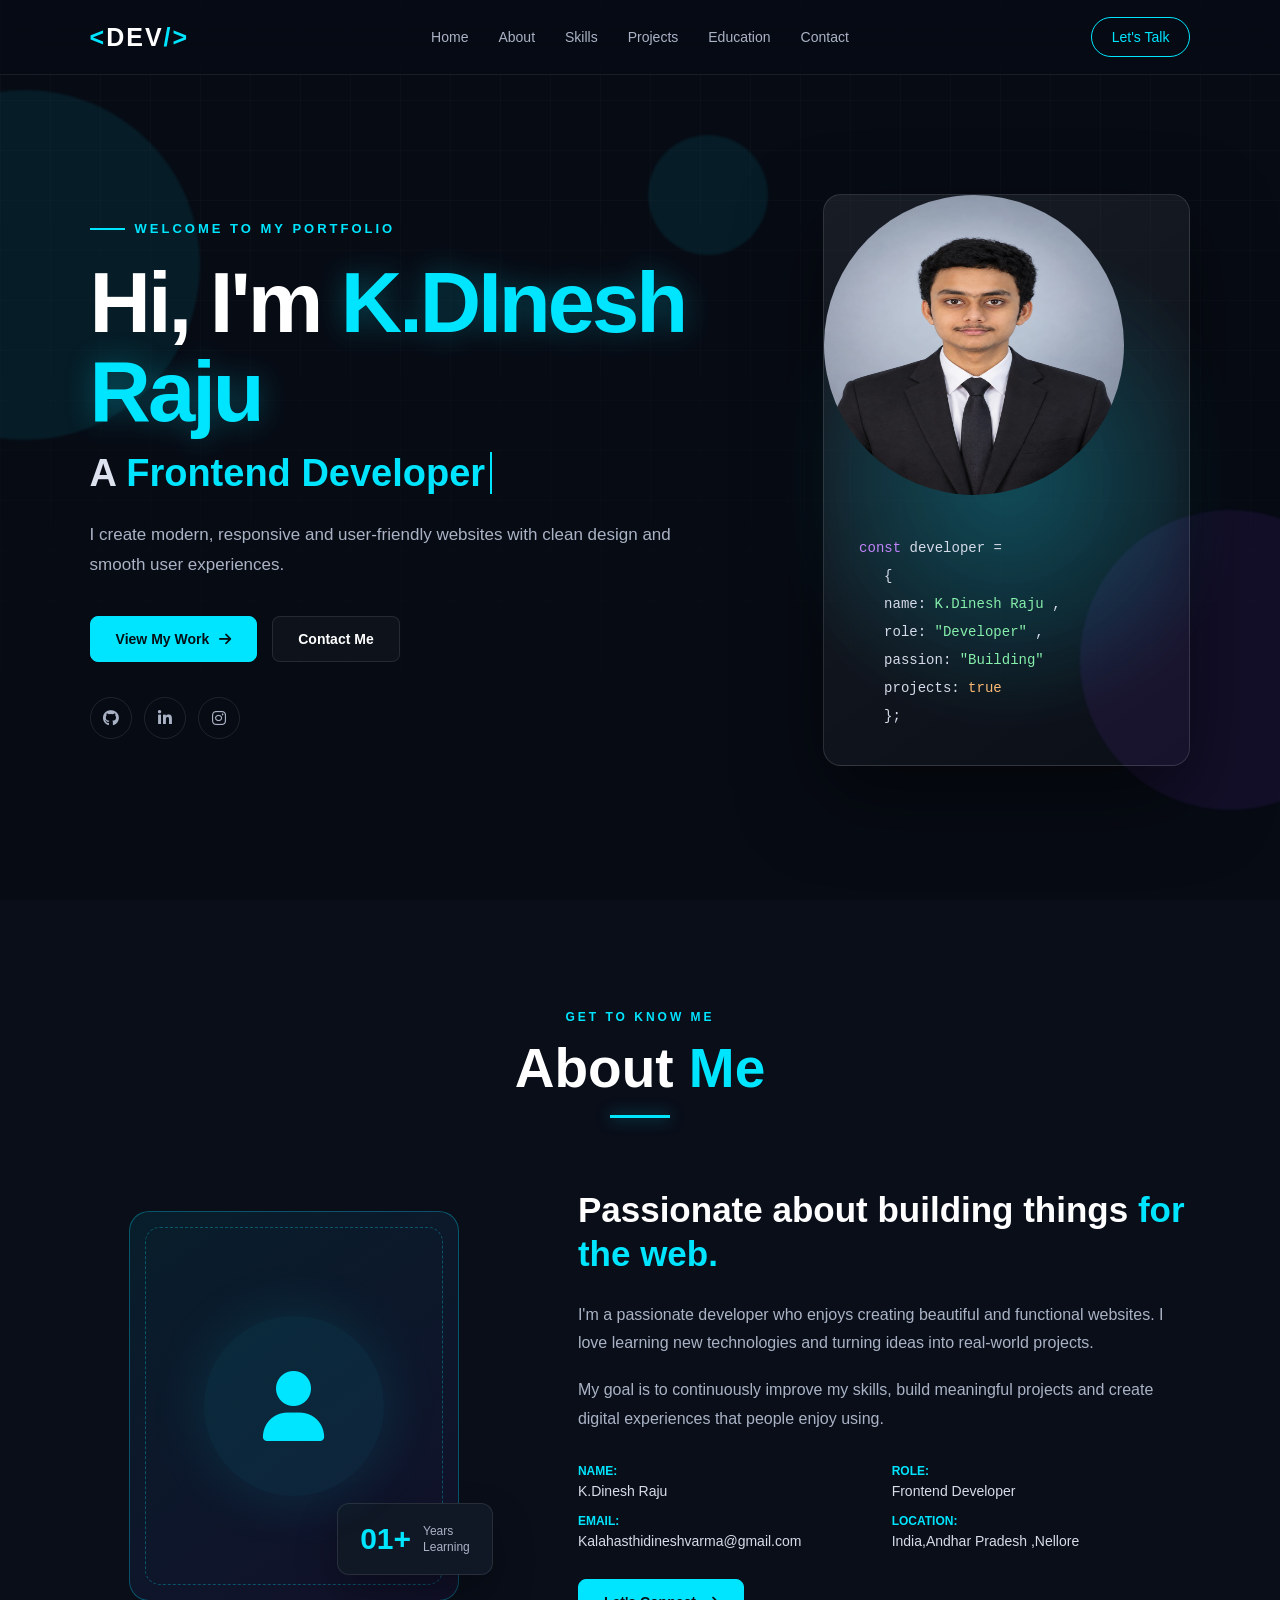
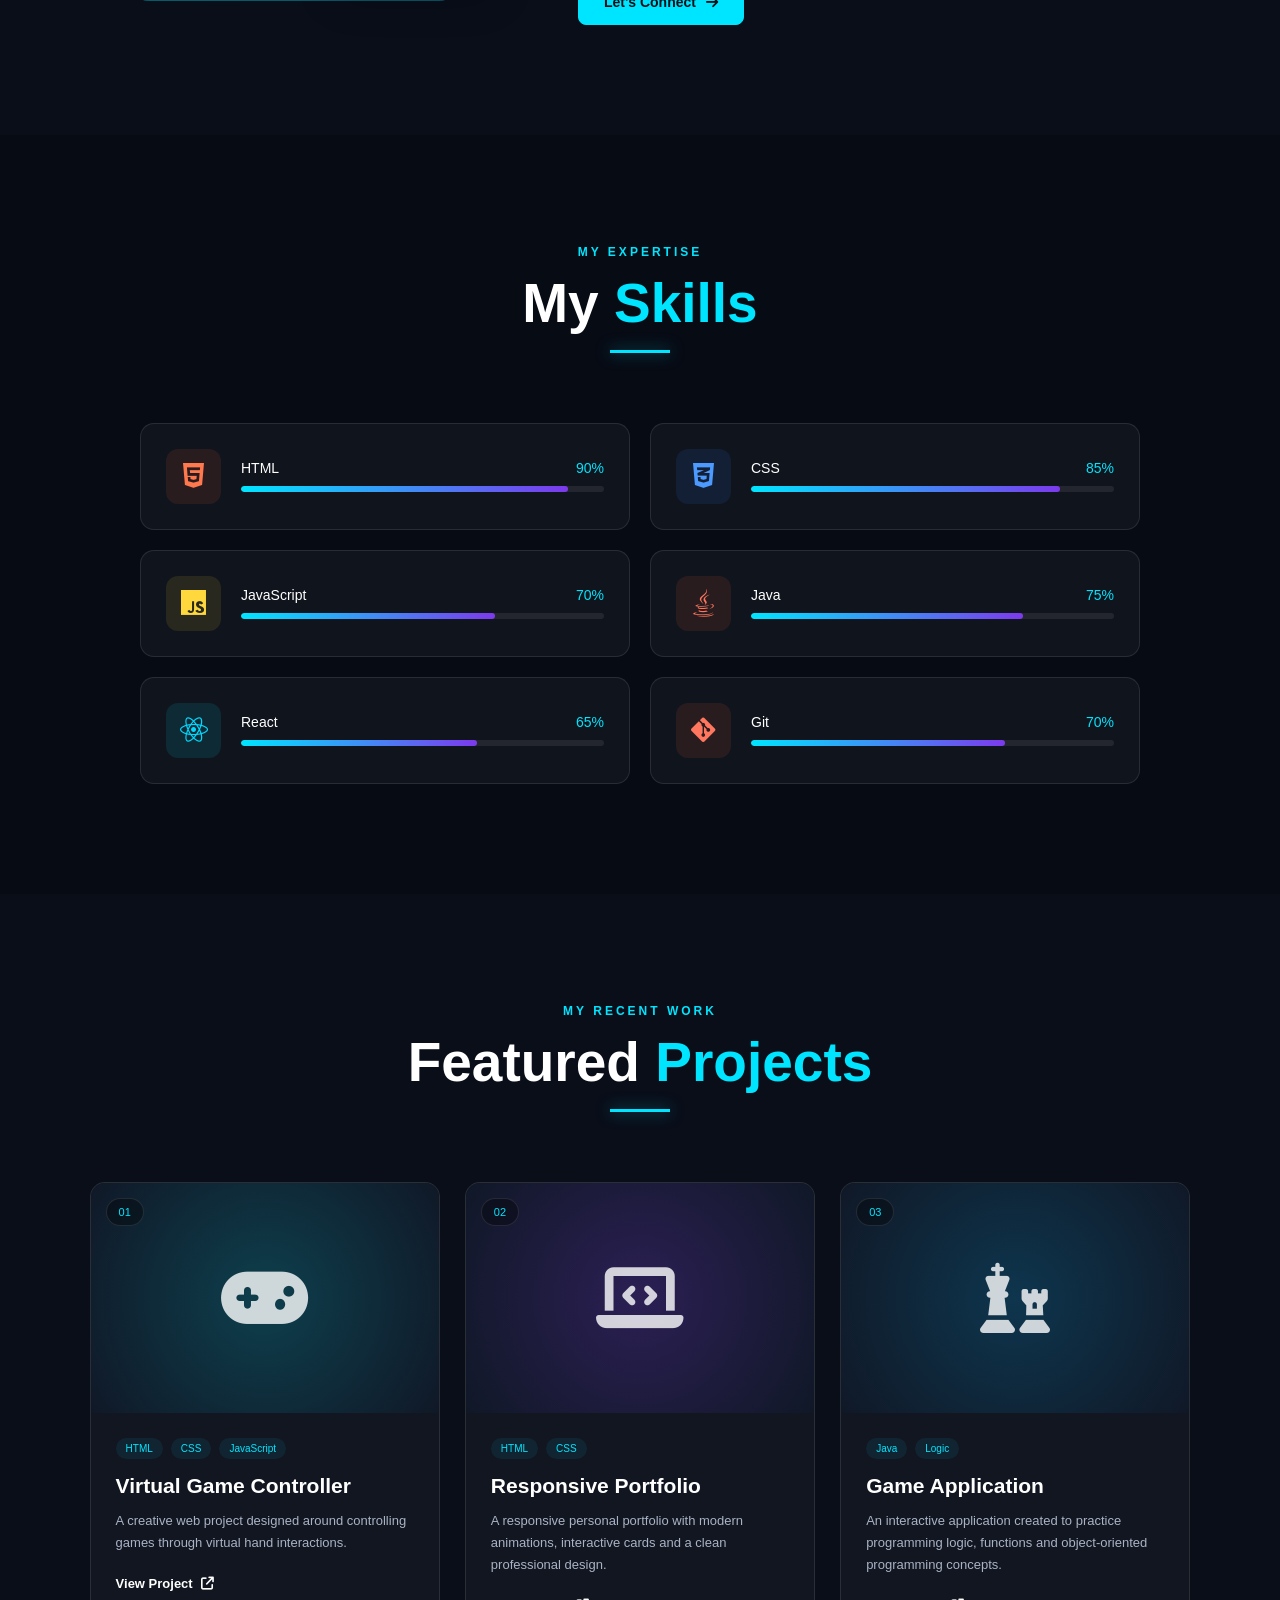
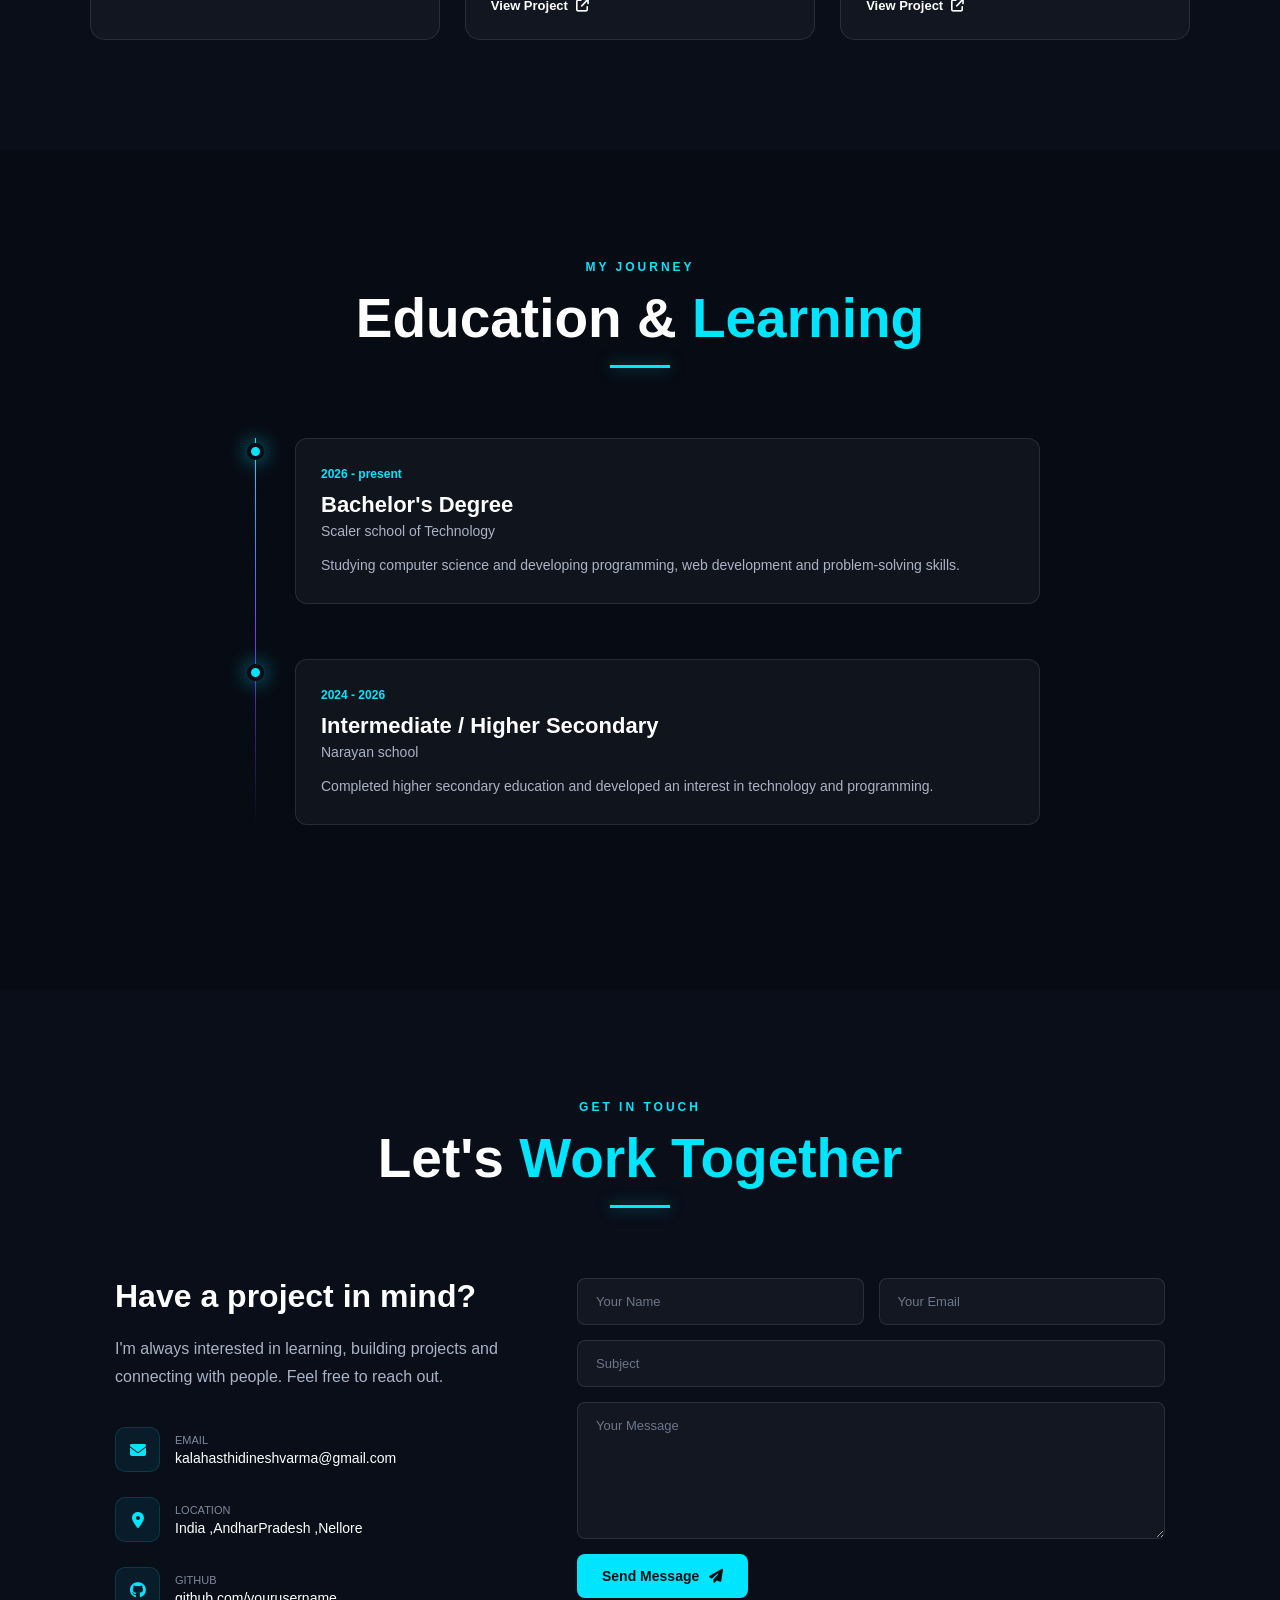
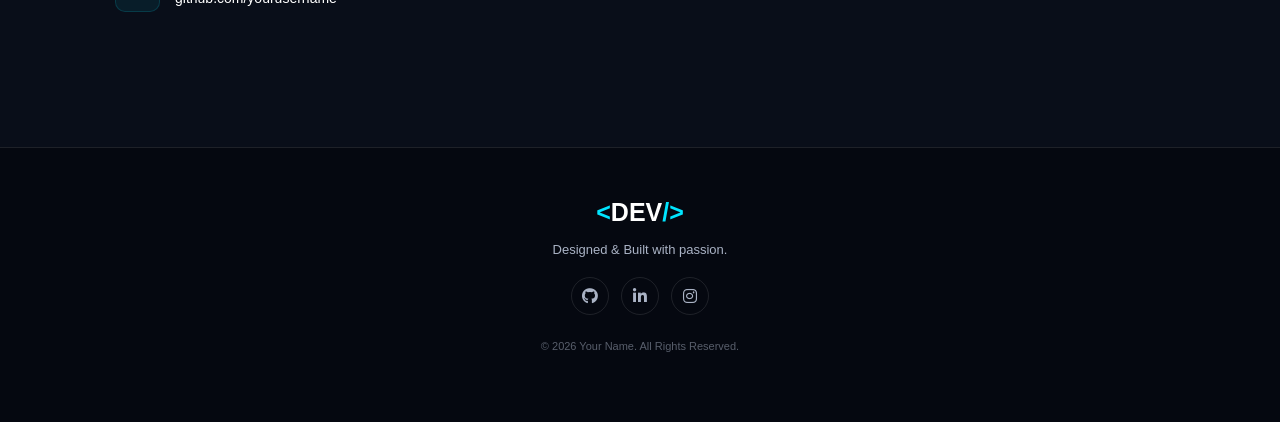
<file: index.html>
<!DOCTYPE html>
<html lang="en">
<head>
    <meta charset="UTF-8">

    <meta name="viewport" content="width=device-width, initial-scale=1.0">

    <meta name="description"
          content="Professional portfolio website">

    <title>My Portfolio | Developer</title>

    <link rel="stylesheet" href="style1.css">

    <!-- Icons -->
    <link rel="stylesheet"
    href="https://cdnjs.cloudflare.com/ajax/libs/font-awesome/6.5.2/css/all.min.css">
        
</head>

<body>

    <!-- ================= NAVBAR ================= -->

    <header class="header">

        <a href="#home" class="logo">
            <span>&lt;</span>DEV<span>/&gt;</span>
        </a>

        <nav class="navbar">
            <a href="#home">Home</a>
            <a href="#about">About</a>
            <a href="#skills">Skills</a>
            <a href="#projects">Projects</a>
            <a href="#education">Education</a>
            <a href="#contact">Contact</a>
        </nav>

        <a href="#contact" class="nav-button">
            Let's Talk
        </a>

    </header>


    <!-- ================= HERO ================= -->

    <section class="hero" id="home">

        <!-- Background circles -->
        <div class="circle circle-one"></div>
        <div class="circle circle-two"></div>
        <div class="circle circle-three"></div>

        <div class="hero-content">

            <p class="small-title">
                <span></span> WELCOME TO MY PORTFOLIO
            </p>

            <h1>
                Hi, I'm <span>K.DInesh Raju</span>
            </h1>

            <h2>
                A <span class="typing">Frontend Developer</span>
            </h2>

            <p class="hero-description">
                I create modern, responsive and user-friendly websites
                with clean design and smooth user experiences.
            </p>

            <div class="hero-buttons">

                <a href="#projects" class="primary-btn">
                    View My Work
                    <i class="fa-solid fa-arrow-right"></i>
                </a>

                <a href="#contact" class="secondary-btn">
                    Contact Me
                </a>

            </div>

            <div class="social-icons">

                <a href="#">
                    <i class="fa-brands fa-github"></i>
                </a>

                <a href="#">
                    <i class="fa-brands fa-linkedin-in"></i>
                </a>

                <a href="#">
                    <i class="fa-brands fa-instagram"></i>
                </a>

            </div>

        </div>


        <!-- Developer Card -->

        <div class="hero-card">

            <div class="profile-glow"></div>

            <div class="profile-card">

                <div class="Dinesh.jpg">
                    <img class ="dinesh"src="dinesh.jpg" alt="dinesh">
                    <span></span>
                    <span></span>
                    <span></span>
                </div>

                <div class="code-area">

                    <p>
                        <span class="code-purple">const</span>
                        developer
                        =
                    </p>

                    <p class="code-indent">
                        {
                    </p>

                    <p class="code-indent">
                        name:
                        <span class="code-green">
                            K.Dinesh Raju
                        </span>,
                    </p>

                    <p class="code-indent">
                        role:
                        <span class="code-green">
                            "Developer"
                        </span>,
                    </p>

                    <p class="code-indent">
                        passion:
                        <span class="code-green">
                            "Building"
                        </span>
                    </p>

                    <p class="code-indent">
                        projects:
                        <span class="code-orange">
                            true
                        </span>
                    </p>

                    <p class="code-indent">
                        };
                    </p>

                </div>

            </div>

        </div>

    </section>


    <!-- ================= ABOUT ================= -->

    <section class="section about" id="about">

        <div class="section-heading">

            <p>GET TO KNOW ME</p>

            <h2>
                About <span>Me</span>
            </h2>

            <div class="heading-line"></div>

        </div>


        <div class="about-container">

            <div class="about-image">

                <div class="image-box">
                    

                    <div class="image-placeholder">
                        <i class="fa-solid fa-user"></i>
                    </div>

                    <div class="experience-box">
                        <strong>01+</strong>
                        <span>Years<br>Learning</span>
                    </div>

                </div>

            </div>


            <div class="about-content">

                <h3>
                    Passionate about building things
                    <span>for the web.</span>
                </h3>

                <p>
                    I'm a passionate developer who enjoys creating
                    beautiful and functional websites. I love learning
                    new technologies and turning ideas into real-world
                    projects.
                </p>

                <p>
                    My goal is to continuously improve my skills,
                    build meaningful projects and create digital
                    experiences that people enjoy using.
                </p>


                <div class="about-info">

                    <div>
                        <strong>Name:</strong>
                        <span>K.Dinesh Raju</span>
                    </div>

                    <div>
                        <strong>Role:</strong>
                        <span>Frontend Developer</span>
                    </div>

                    <div>
                        <strong>Email:</strong>
                        <span>Kalahasthidineshvarma@gmail.com</span>
                    </div>

                    <div>
                        <strong>Location:</strong>
                        <span>India,Andhar Pradesh ,Nellore</span>
                    </div>

                </div>

                <a href="#contact" class="primary-btn">
                    Let's Connect
                    <i class="fa-solid fa-arrow-right"></i>
                </a>

            </div>

        </div>

    </section>


    <!-- ================= SKILLS ================= -->

    <section class="section skills-section" id="skills">

        <div class="section-heading">

            <p>MY EXPERTISE</p>

            <h2>
                My <span>Skills</span>
            </h2>

            <div class="heading-line"></div>

        </div>


        <div class="skills-container">


            <!-- HTML -->

            <div class="skill-card">

                <div class="skill-icon html">
                    <i class="fa-brands fa-html5"></i>
                </div>

                <div class="skill-info">

                    <div class="skill-title">
                        <span>HTML</span>
                        <span>90%</span>
                    </div>

                    <div class="progress">
                        <div class="progress-bar html-bar"></div>
                    </div>

                </div>

            </div>


            <!-- CSS -->

            <div class="skill-card">

                <div class="skill-icon css">
                    <i class="fa-brands fa-css3-alt"></i>
                </div>

                <div class="skill-info">

                    <div class="skill-title">
                        <span>CSS</span>
                        <span>85%</span>
                    </div>

                    <div class="progress">
                        <div class="progress-bar css-bar"></div>
                    </div>

                </div>

            </div>


            <!-- JavaScript -->

            <div class="skill-card">

                <div class="skill-icon js">
                    <i class="fa-brands fa-js"></i>
                </div>

                <div class="skill-info">

                    <div class="skill-title">
                        <span>JavaScript</span>
                        <span>70%</span>
                    </div>

                    <div class="progress">
                        <div class="progress-bar js-bar"></div>
                    </div>

                </div>

            </div>


            <!-- Java -->

            <div class="skill-card">

                <div class="skill-icon java">
                    <i class="fa-brands fa-java"></i>
                </div>

                <div class="skill-info">

                    <div class="skill-title">
                        <span>Java</span>
                        <span>75%</span>
                    </div>

                    <div class="progress">
                        <div class="progress-bar java-bar"></div>
                    </div>

                </div>

            </div>


            <!-- React -->

            <div class="skill-card">

                <div class="skill-icon react">
                    <i class="fa-brands fa-react"></i>
                </div>

                <div class="skill-info">

                    <div class="skill-title">
                        <span>React</span>
                        <span>65%</span>
                    </div>

                    <div class="progress">
                        <div class="progress-bar react-bar"></div>
                    </div>

                </div>

            </div>


            <!-- Git -->

            <div class="skill-card">

                <div class="skill-icon git">
                    <i class="fa-brands fa-git-alt"></i>
                </div>

                <div class="skill-info">

                    <div class="skill-title">
                        <span>Git</span>
                        <span>70%</span>
                    </div>

                    <div class="progress">
                        <div class="progress-bar git-bar"></div>
                    </div>

                </div>

            </div>

        </div>

    </section>


    <!-- ================= PROJECTS ================= -->

    <section class="section projects-section" id="projects">

        <div class="section-heading">

            <p>MY RECENT WORK</p>

            <h2>
                Featured <span>Projects</span>
            </h2>

            <div class="heading-line"></div>

        </div>


        <div class="projects-container">


            <!-- Project 1 -->

            <article class="project-card">

                <div class="project-image project-one">

                    <div class="project-number">
                        01
                    </div>

                    <i class="fa-solid fa-gamepad project-big-icon"></i>

                </div>

                <div class="project-content">

                    <div class="project-tags">
                        <span>HTML</span>
                        <span>CSS</span>
                        <span>JavaScript</span>
                    </div>

                    <h3>
                        Virtual Game Controller
                    </h3>

                    <p>
                        A creative web project designed around
                        controlling games through virtual hand
                        interactions.
                    </p>

                    <a href="#" class="project-link">
                        View Project
                        <i class="fa-solid fa-arrow-up-right-from-square"></i>
                    </a>

                </div>

            </article>


            <!-- Project 2 -->

            <article class="project-card">

                <div class="project-image project-two">

                    <div class="project-number">
                        02
                    </div>

                    <i class="fa-solid fa-laptop-code project-big-icon"></i>

                </div>

                <div class="project-content">

                    <div class="project-tags">
                        <span>HTML</span>
                        <span>CSS</span>
                    </div>

                    <h3>
                        Responsive Portfolio
                    </h3>

                    <p>
                        A responsive personal portfolio with modern
                        animations, interactive cards and a clean
                        professional design.
                    </p>

                    <a href="#" class="project-link">
                        View Project
                        <i class="fa-solid fa-arrow-up-right-from-square"></i>
                    </a>

                </div>

            </article>


            <!-- Project 3 -->

            <article class="project-card">

                <div class="project-image project-three">

                    <div class="project-number">
                        03
                    </div>

                    <i class="fa-solid fa-chess project-big-icon"></i>

                </div>

                <div class="project-content">

                    <div class="project-tags">
                        <span>Java</span>
                        <span>Logic</span>
                    </div>

                    <h3>
                        Game Application
                    </h3>

                    <p>
                        An interactive application created to practice
                        programming logic, functions and object-oriented
                        programming concepts.
                    </p>

                    <a href="#" class="project-link">
                        View Project
                        <i class="fa-solid fa-arrow-up-right-from-square"></i>
                    </a>

                </div>

            </article>

        </div>

    </section>


    <!-- ================= EDUCATION ================= -->

    <section class="section education-section" id="education">

        <div class="section-heading">

            <p>MY JOURNEY</p>

            <h2>
                Education & <span>Learning</span>
            </h2>

            <div class="heading-line"></div>

        </div>


        <div class="timeline">

            <div class="timeline-item">

                <div class="timeline-dot"></div>

                <div class="timeline-content">

                    <span class="timeline-date">
                        2026 - present
                    </span>

                    <h3>
                        Bachelor's Degree
                    </h3>

                    <h4>
                        Scaler school of Technology
                    </h4>

                    <p>
                        Studying computer science and developing
                        programming, web development and problem-solving
                        skills.
                    </p>

                </div>

            </div>


            <div class="timeline-item">

                <div class="timeline-dot"></div>

                <div class="timeline-content">

                    <span class="timeline-date">
                        2024 - 2026
                    </span>

                    <h3>
                        Intermediate / Higher Secondary
                    </h3>

                    <h4>
                        Narayan school 
                    </h4>

                    <p>
                        Completed higher secondary education and
                        developed an interest in technology and
                        programming.
                    </p>

                </div>

            </div>

        </div>

    </section>


    <!-- ================= CONTACT ================= -->

    <section class="section contact-section" id="contact">

        <div class="section-heading">

            <p>GET IN TOUCH</p>

            <h2>
                Let's <span>Work Together</span>
            </h2>

            <div class="heading-line"></div>

        </div>


        <div class="contact-container">


            <div class="contact-info">

                <h3>
                    Have a project in mind?
                </h3>

                <p>
                    I'm always interested in learning, building
                    projects and connecting with people. Feel free
                    to reach out.
                </p>


                <div class="contact-item">

                    <div class="contact-icon">
                        <i class="fa-solid fa-envelope"></i>
                    </div>

                    <div>
                        <span>Email</span>
                        <strong>kalahasthidineshvarma@gmail.com</strong>
                    </div>

                </div>


                <div class="contact-item">

                    <div class="contact-icon">
                        <i class="fa-solid fa-location-dot"></i>
                    </div>

                    <div>
                        <span>Location</span>
                        <strong>India ,AndharPradesh ,Nellore</strong>
                    </div>

                </div>


                <div class="contact-item">

                    <div class="contact-icon">
                        <i class="fa-brands fa-github"></i>
                    </div>

                    <div>
                        <span>GitHub</span>
                        <strong>github.com/yourusername</strong>
                    </div>

                </div>

            </div>


            <!-- Contact Form -->

            <form class="contact-form">

                <div class="input-row">

                    <input
                        type="text"
                        placeholder="Your Name"
                        required
                    >

                    <input
                        type="email"
                        placeholder="Your Email"
                        required
                    >

                </div>

                <input
                    type="text"
                    placeholder="Subject"
                    required
                >

                <textarea
                    placeholder="Your Message"
                    rows="7"
                    required
                ></textarea>

                <button type="submit" class="primary-btn">
                    Send Message
                    <i class="fa-solid fa-paper-plane"></i>
                </button>

            </form>

        </div>

    </section>


    <!-- ================= FOOTER ================= -->

    <footer class="footer">

        <div class="footer-logo">
            <span>&lt;</span>DEV<span>/&gt;</span>
        </div>

        <p>
            Designed & Built with passion.
        </p>

        <div class="footer-social">

            <a href="#">
                <i class="fa-brands fa-github"></i>
            </a>

            <a href="#">
                <i class="fa-brands fa-linkedin-in"></i>
            </a>

            <a href="#">
                <i class="fa-brands fa-instagram"></i>
            </a>

        </div>

        <p class="copyright">
            © 2026 Your Name. All Rights Reserved.
        </p>

    </footer>


</body>
</html>
</file>
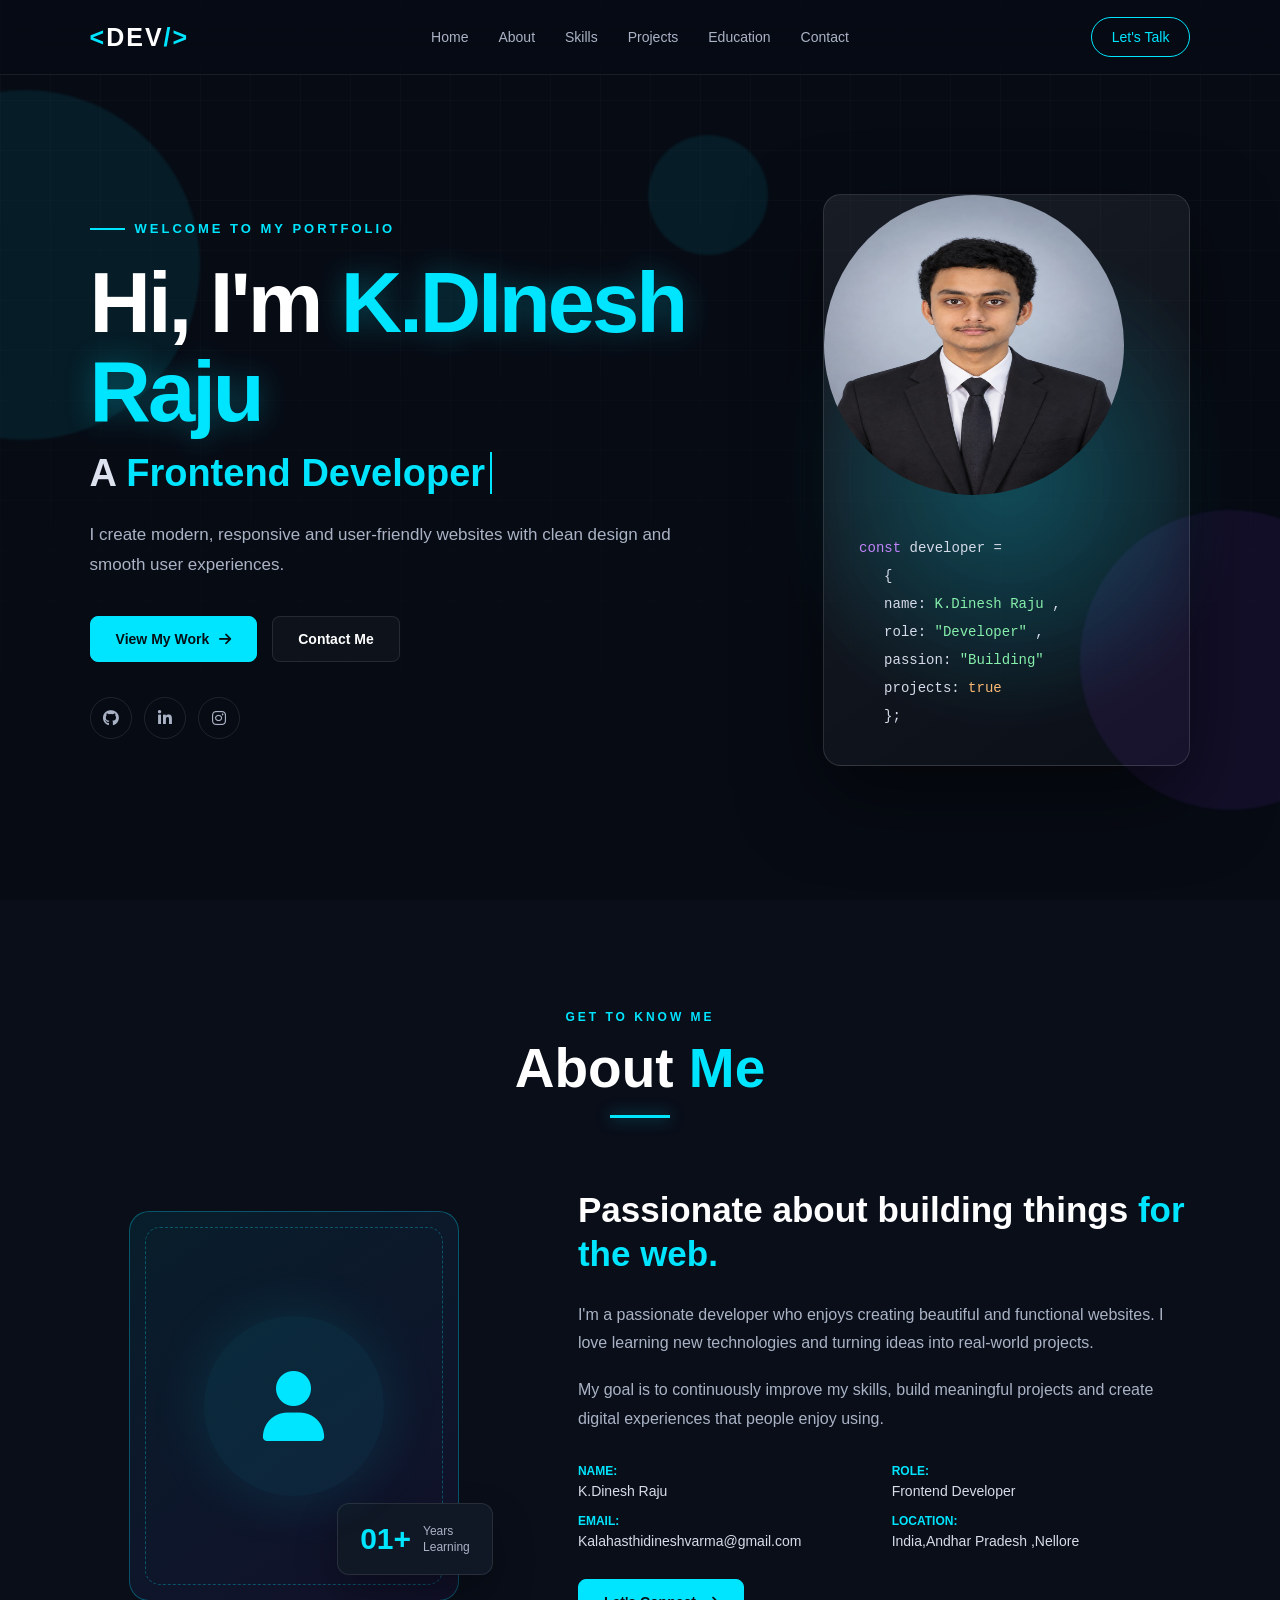
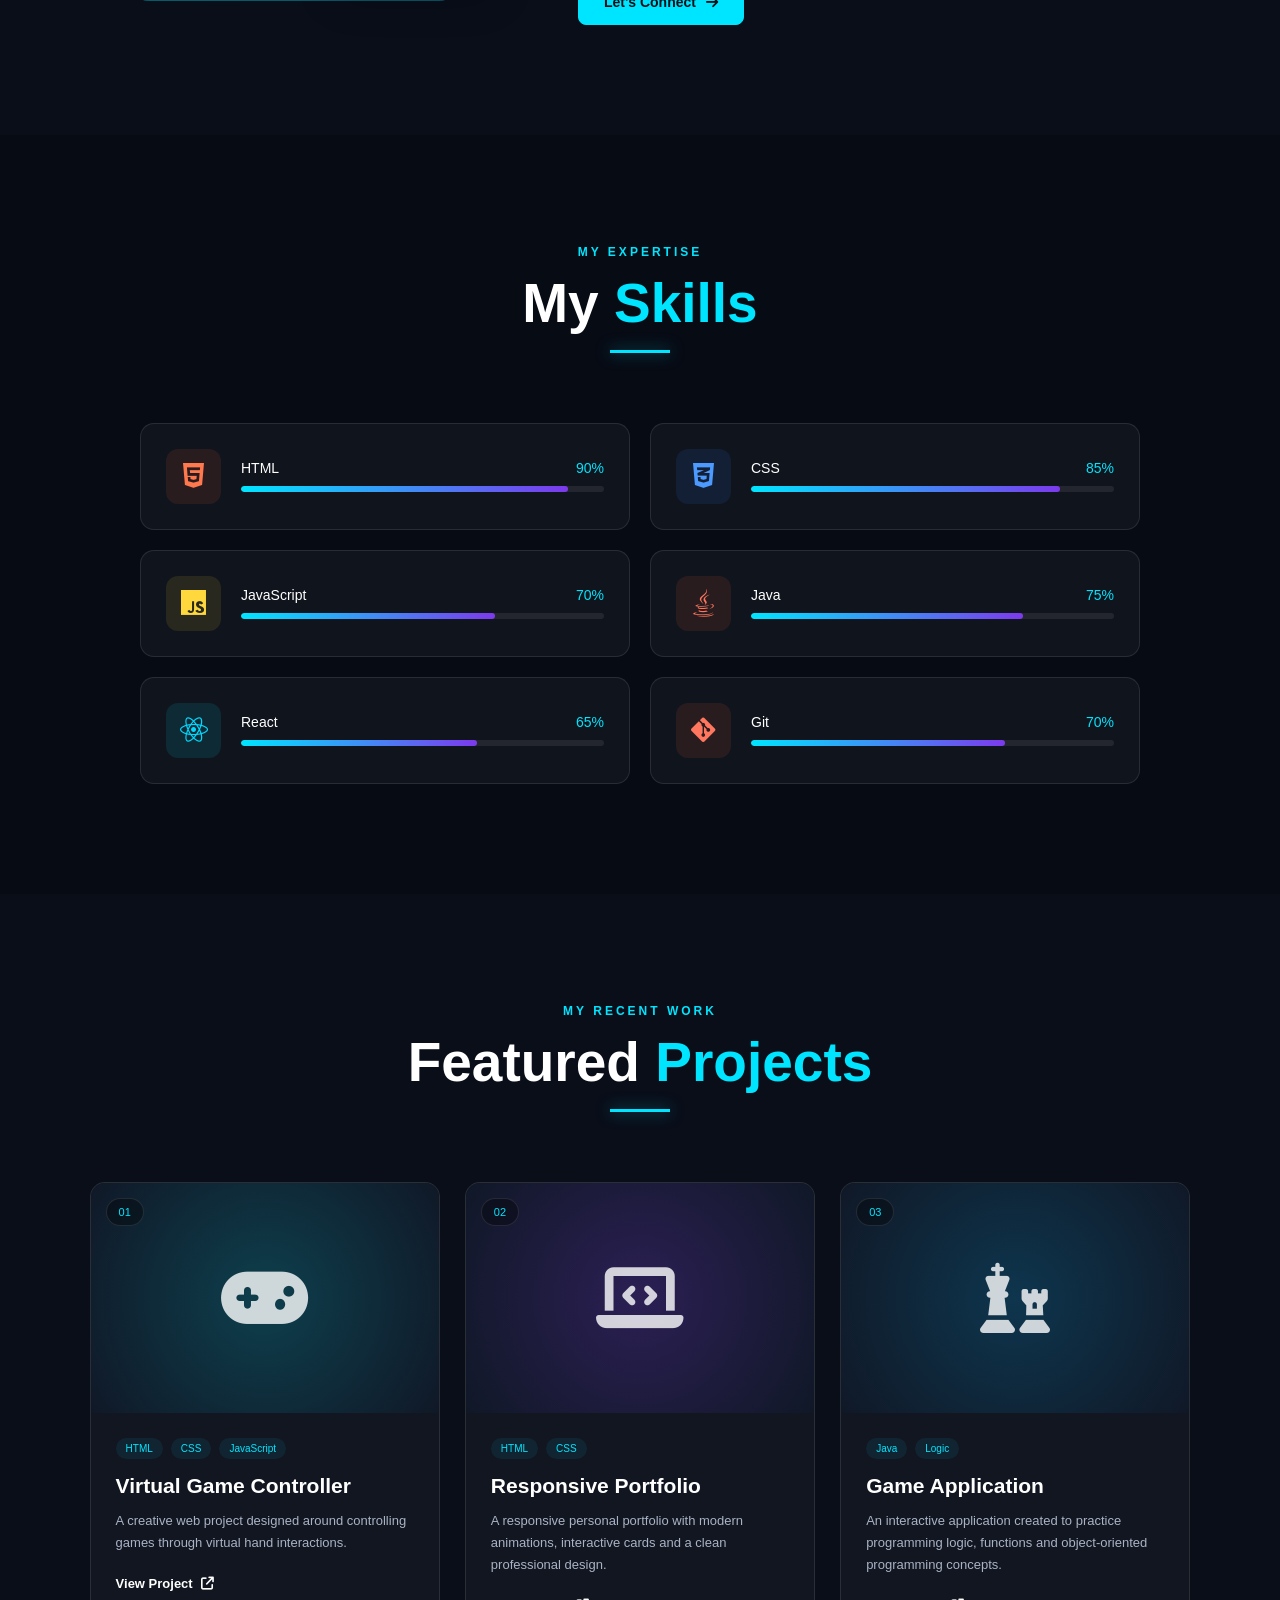
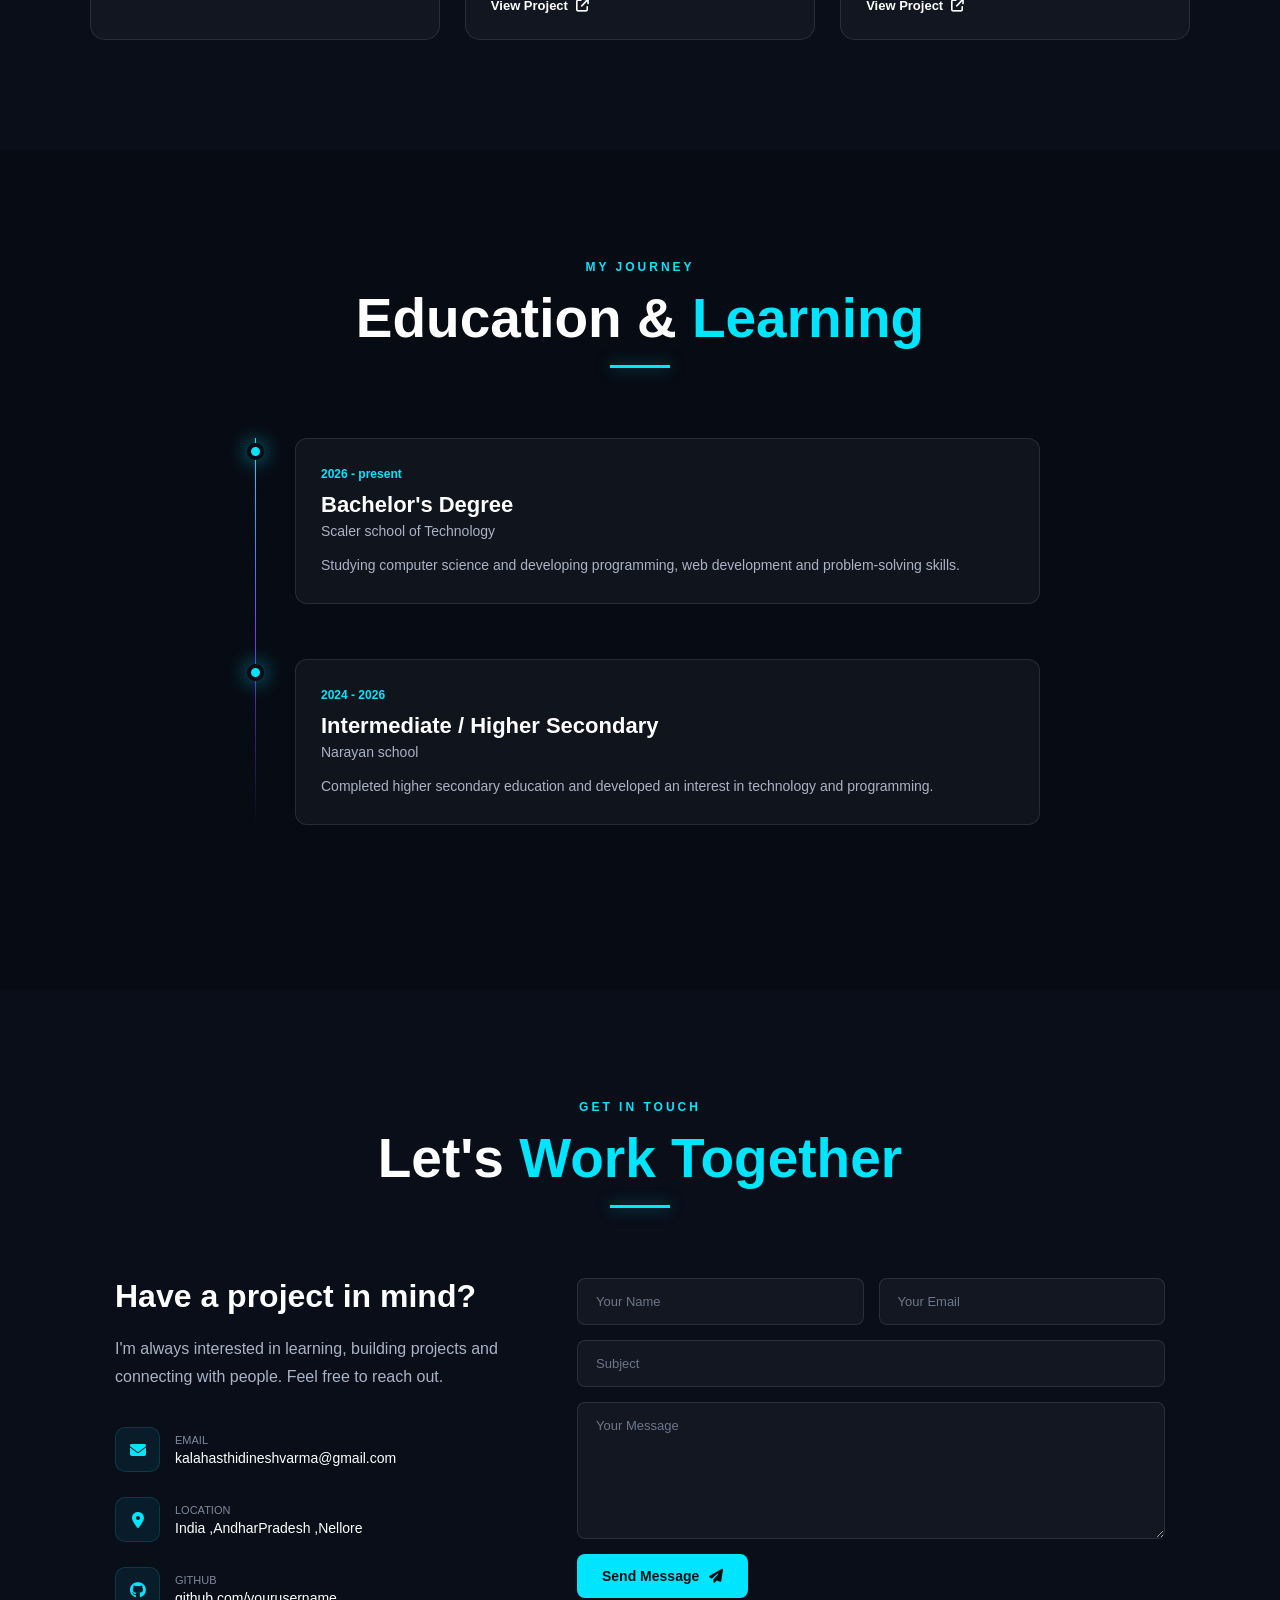
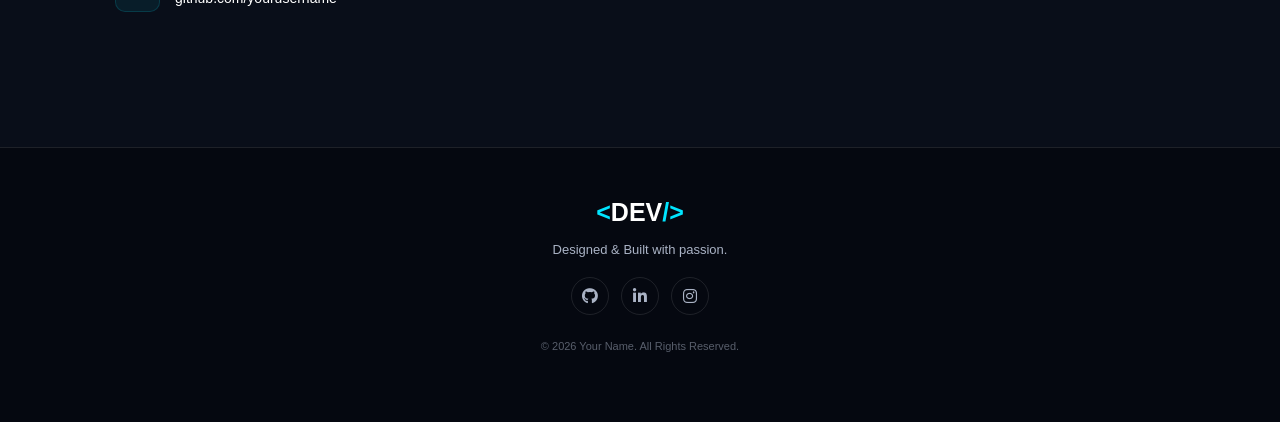
<file: index1.html>
<!DOCTYPE html>
<html lang="en">
<head>
    <meta charset="UTF-8">

    <meta name="viewport" content="width=device-width, initial-scale=1.0">

    <meta name="description"
          content="Professional portfolio website">

    <title>My Portfolio | Developer</title>

    <link rel="stylesheet" href="style1.css">

    <!-- Icons -->
    <link rel="stylesheet"
    href="https://cdnjs.cloudflare.com/ajax/libs/font-awesome/6.5.2/css/all.min.css">
        
</head>

<body>

    <!-- ================= NAVBAR ================= -->

    <header class="header">

        <a href="#home" class="logo">
            <span>&lt;</span>DEV<span>/&gt;</span>
        </a>

        <nav class="navbar">
            <a href="#home">Home</a>
            <a href="#about">About</a>
            <a href="#skills">Skills</a>
            <a href="#projects">Projects</a>
            <a href="#education">Education</a>
            <a href="#contact">Contact</a>
        </nav>

        <a href="#contact" class="nav-button">
            Let's Talk
        </a>

    </header>


    <!-- ================= HERO ================= -->

    <section class="hero" id="home">

        <!-- Background circles -->
        <div class="circle circle-one"></div>
        <div class="circle circle-two"></div>
        <div class="circle circle-three"></div>

        <div class="hero-content">

            <p class="small-title">
                <span></span> WELCOME TO MY PORTFOLIO
            </p>

            <h1>
                Hi, I'm <span>K.DInesh Raju</span>
            </h1>

            <h2>
                A <span class="typing">Frontend Developer</span>
            </h2>

            <p class="hero-description">
                I create modern, responsive and user-friendly websites
                with clean design and smooth user experiences.
            </p>

            <div class="hero-buttons">

                <a href="#projects" class="primary-btn">
                    View My Work
                    <i class="fa-solid fa-arrow-right"></i>
                </a>

                <a href="#contact" class="secondary-btn">
                    Contact Me
                </a>

            </div>

            <div class="social-icons">

                <a href="#">
                    <i class="fa-brands fa-github"></i>
                </a>

                <a href="#">
                    <i class="fa-brands fa-linkedin-in"></i>
                </a>

                <a href="#">
                    <i class="fa-brands fa-instagram"></i>
                </a>

            </div>

        </div>


        <!-- Developer Card -->

        <div class="hero-card">

            <div class="profile-glow"></div>

            <div class="profile-card">

                <div class="Dinesh.jpg">
                    <img class ="dinesh"src="dinesh.jpg" alt="dinesh">
                    <span></span>
                    <span></span>
                    <span></span>
                </div>

                <div class="code-area">

                    <p>
                        <span class="code-purple">const</span>
                        developer
                        =
                    </p>

                    <p class="code-indent">
                        {
                    </p>

                    <p class="code-indent">
                        name:
                        <span class="code-green">
                            K.Dinesh Raju
                        </span>,
                    </p>

                    <p class="code-indent">
                        role:
                        <span class="code-green">
                            "Developer"
                        </span>,
                    </p>

                    <p class="code-indent">
                        passion:
                        <span class="code-green">
                            "Building"
                        </span>
                    </p>

                    <p class="code-indent">
                        projects:
                        <span class="code-orange">
                            true
                        </span>
                    </p>

                    <p class="code-indent">
                        };
                    </p>

                </div>

            </div>

        </div>

    </section>


    <!-- ================= ABOUT ================= -->

    <section class="section about" id="about">

        <div class="section-heading">

            <p>GET TO KNOW ME</p>

            <h2>
                About <span>Me</span>
            </h2>

            <div class="heading-line"></div>

        </div>


        <div class="about-container">

            <div class="about-image">

                <div class="image-box">
                    

                    <div class="image-placeholder">
                        <i class="fa-solid fa-user"></i>
                    </div>

                    <div class="experience-box">
                        <strong>01+</strong>
                        <span>Years<br>Learning</span>
                    </div>

                </div>

            </div>


            <div class="about-content">

                <h3>
                    Passionate about building things
                    <span>for the web.</span>
                </h3>

                <p>
                    I'm a passionate developer who enjoys creating
                    beautiful and functional websites. I love learning
                    new technologies and turning ideas into real-world
                    projects.
                </p>

                <p>
                    My goal is to continuously improve my skills,
                    build meaningful projects and create digital
                    experiences that people enjoy using.
                </p>


                <div class="about-info">

                    <div>
                        <strong>Name:</strong>
                        <span>K.Dinesh Raju</span>
                    </div>

                    <div>
                        <strong>Role:</strong>
                        <span>Frontend Developer</span>
                    </div>

                    <div>
                        <strong>Email:</strong>
                        <span>Kalahasthidineshvarma@gmail.com</span>
                    </div>

                    <div>
                        <strong>Location:</strong>
                        <span>India,Andhar Pradesh ,Nellore</span>
                    </div>

                </div>

                <a href="#contact" class="primary-btn">
                    Let's Connect
                    <i class="fa-solid fa-arrow-right"></i>
                </a>

            </div>

        </div>

    </section>


    <!-- ================= SKILLS ================= -->

    <section class="section skills-section" id="skills">

        <div class="section-heading">

            <p>MY EXPERTISE</p>

            <h2>
                My <span>Skills</span>
            </h2>

            <div class="heading-line"></div>

        </div>


        <div class="skills-container">


            <!-- HTML -->

            <div class="skill-card">

                <div class="skill-icon html">
                    <i class="fa-brands fa-html5"></i>
                </div>

                <div class="skill-info">

                    <div class="skill-title">
                        <span>HTML</span>
                        <span>90%</span>
                    </div>

                    <div class="progress">
                        <div class="progress-bar html-bar"></div>
                    </div>

                </div>

            </div>


            <!-- CSS -->

            <div class="skill-card">

                <div class="skill-icon css">
                    <i class="fa-brands fa-css3-alt"></i>
                </div>

                <div class="skill-info">

                    <div class="skill-title">
                        <span>CSS</span>
                        <span>85%</span>
                    </div>

                    <div class="progress">
                        <div class="progress-bar css-bar"></div>
                    </div>

                </div>

            </div>


            <!-- JavaScript -->

            <div class="skill-card">

                <div class="skill-icon js">
                    <i class="fa-brands fa-js"></i>
                </div>

                <div class="skill-info">

                    <div class="skill-title">
                        <span>JavaScript</span>
                        <span>70%</span>
                    </div>

                    <div class="progress">
                        <div class="progress-bar js-bar"></div>
                    </div>

                </div>

            </div>


            <!-- Java -->

            <div class="skill-card">

                <div class="skill-icon java">
                    <i class="fa-brands fa-java"></i>
                </div>

                <div class="skill-info">

                    <div class="skill-title">
                        <span>Java</span>
                        <span>75%</span>
                    </div>

                    <div class="progress">
                        <div class="progress-bar java-bar"></div>
                    </div>

                </div>

            </div>


            <!-- React -->

            <div class="skill-card">

                <div class="skill-icon react">
                    <i class="fa-brands fa-react"></i>
                </div>

                <div class="skill-info">

                    <div class="skill-title">
                        <span>React</span>
                        <span>65%</span>
                    </div>

                    <div class="progress">
                        <div class="progress-bar react-bar"></div>
                    </div>

                </div>

            </div>


            <!-- Git -->

            <div class="skill-card">

                <div class="skill-icon git">
                    <i class="fa-brands fa-git-alt"></i>
                </div>

                <div class="skill-info">

                    <div class="skill-title">
                        <span>Git</span>
                        <span>70%</span>
                    </div>

                    <div class="progress">
                        <div class="progress-bar git-bar"></div>
                    </div>

                </div>

            </div>

        </div>

    </section>


    <!-- ================= PROJECTS ================= -->

    <section class="section projects-section" id="projects">

        <div class="section-heading">

            <p>MY RECENT WORK</p>

            <h2>
                Featured <span>Projects</span>
            </h2>

            <div class="heading-line"></div>

        </div>


        <div class="projects-container">


            <!-- Project 1 -->

            <article class="project-card">

                <div class="project-image project-one">

                    <div class="project-number">
                        01
                    </div>

                    <i class="fa-solid fa-gamepad project-big-icon"></i>

                </div>

                <div class="project-content">

                    <div class="project-tags">
                        <span>HTML</span>
                        <span>CSS</span>
                        <span>JavaScript</span>
                    </div>

                    <h3>
                        Virtual Game Controller
                    </h3>

                    <p>
                        A creative web project designed around
                        controlling games through virtual hand
                        interactions.
                    </p>

                    <a href="#" class="project-link">
                        View Project
                        <i class="fa-solid fa-arrow-up-right-from-square"></i>
                    </a>

                </div>

            </article>


            <!-- Project 2 -->

            <article class="project-card">

                <div class="project-image project-two">

                    <div class="project-number">
                        02
                    </div>

                    <i class="fa-solid fa-laptop-code project-big-icon"></i>

                </div>

                <div class="project-content">

                    <div class="project-tags">
                        <span>HTML</span>
                        <span>CSS</span>
                    </div>

                    <h3>
                        Responsive Portfolio
                    </h3>

                    <p>
                        A responsive personal portfolio with modern
                        animations, interactive cards and a clean
                        professional design.
                    </p>

                    <a href="#" class="project-link">
                        View Project
                        <i class="fa-solid fa-arrow-up-right-from-square"></i>
                    </a>

                </div>

            </article>


            <!-- Project 3 -->

            <article class="project-card">

                <div class="project-image project-three">

                    <div class="project-number">
                        03
                    </div>

                    <i class="fa-solid fa-chess project-big-icon"></i>

                </div>

                <div class="project-content">

                    <div class="project-tags">
                        <span>Java</span>
                        <span>Logic</span>
                    </div>

                    <h3>
                        Game Application
                    </h3>

                    <p>
                        An interactive application created to practice
                        programming logic, functions and object-oriented
                        programming concepts.
                    </p>

                    <a href="#" class="project-link">
                        View Project
                        <i class="fa-solid fa-arrow-up-right-from-square"></i>
                    </a>

                </div>

            </article>

        </div>

    </section>


    <!-- ================= EDUCATION ================= -->

    <section class="section education-section" id="education">

        <div class="section-heading">

            <p>MY JOURNEY</p>

            <h2>
                Education & <span>Learning</span>
            </h2>

            <div class="heading-line"></div>

        </div>


        <div class="timeline">

            <div class="timeline-item">

                <div class="timeline-dot"></div>

                <div class="timeline-content">

                    <span class="timeline-date">
                        2026 - present
                    </span>

                    <h3>
                        Bachelor's Degree
                    </h3>

                    <h4>
                        Scaler school of Technology
                    </h4>

                    <p>
                        Studying computer science and developing
                        programming, web development and problem-solving
                        skills.
                    </p>

                </div>

            </div>


            <div class="timeline-item">

                <div class="timeline-dot"></div>

                <div class="timeline-content">

                    <span class="timeline-date">
                        2024 - 2026
                    </span>

                    <h3>
                        Intermediate / Higher Secondary
                    </h3>

                    <h4>
                        Narayan school 
                    </h4>

                    <p>
                        Completed higher secondary education and
                        developed an interest in technology and
                        programming.
                    </p>

                </div>

            </div>

        </div>

    </section>


    <!-- ================= CONTACT ================= -->

    <section class="section contact-section" id="contact">

        <div class="section-heading">

            <p>GET IN TOUCH</p>

            <h2>
                Let's <span>Work Together</span>
            </h2>

            <div class="heading-line"></div>

        </div>


        <div class="contact-container">


            <div class="contact-info">

                <h3>
                    Have a project in mind?
                </h3>

                <p>
                    I'm always interested in learning, building
                    projects and connecting with people. Feel free
                    to reach out.
                </p>


                <div class="contact-item">

                    <div class="contact-icon">
                        <i class="fa-solid fa-envelope"></i>
                    </div>

                    <div>
                        <span>Email</span>
                        <strong>kalahasthidineshvarma@gmail.com</strong>
                    </div>

                </div>


                <div class="contact-item">

                    <div class="contact-icon">
                        <i class="fa-solid fa-location-dot"></i>
                    </div>

                    <div>
                        <span>Location</span>
                        <strong>India ,AndharPradesh ,Nellore</strong>
                    </div>

                </div>


                <div class="contact-item">

                    <div class="contact-icon">
                        <i class="fa-brands fa-github"></i>
                    </div>

                    <div>
                        <span>GitHub</span>
                        <strong>github.com/yourusername</strong>
                    </div>

                </div>

            </div>


            <!-- Contact Form -->

            <form class="contact-form">

                <div class="input-row">

                    <input
                        type="text"
                        placeholder="Your Name"
                        required
                    >

                    <input
                        type="email"
                        placeholder="Your Email"
                        required
                    >

                </div>

                <input
                    type="text"
                    placeholder="Subject"
                    required
                >

                <textarea
                    placeholder="Your Message"
                    rows="7"
                    required
                ></textarea>

                <button type="submit" class="primary-btn">
                    Send Message
                    <i class="fa-solid fa-paper-plane"></i>
                </button>

            </form>

        </div>

    </section>


    <!-- ================= FOOTER ================= -->

    <footer class="footer">

        <div class="footer-logo">
            <span>&lt;</span>DEV<span>/&gt;</span>
        </div>

        <p>
            Designed & Built with passion.
        </p>

        <div class="footer-social">

            <a href="#">
                <i class="fa-brands fa-github"></i>
            </a>

            <a href="#">
                <i class="fa-brands fa-linkedin-in"></i>
            </a>

            <a href="#">
                <i class="fa-brands fa-instagram"></i>
            </a>

        </div>

        <p class="copyright">
            © 2026 Your Name. All Rights Reserved.
        </p>

    </footer>


</body>
</html>
</file>
<file: style1.css>
/* =========================================
   RESET
========================================= */

* {
    margin: 0;
    padding: 0;
    box-sizing: border-box;
    scroll-behavior: smooth;
}

html {
    scroll-behavior: smooth;
}

body {
    font-family: Arial, Helvetica, sans-serif;
    background: #070b14;
    color: #ffffff;
    overflow-x: hidden;
}
.dinesh{
    width:300px;
    height:300px;
    border-radius:50%;
    overflow:hidden;
    object-position:center;
}

a {
    text-decoration: none;
    color: inherit;
}

button,
input,
textarea {
    font-family: inherit;
}



/* =========================================
   VARIABLES
========================================= */

:root {
    --bg: #070b14;
    --bg-light: #0c1220;
    --card: rgba(255, 255, 255, 0.04);

    --text: #ffffff;
    --text-light: #aab3c5;

    --primary: #00e5ff;
    --secondary: #7c3aed;

    --border: rgba(255, 255, 255, 0.1);

    --transition: 0.35s ease;
}


/* =========================================
   HEADER
========================================= */

.header {
    position: fixed;
    top: 0;
    left: 0;

    width: 100%;
    height: 75px;

    display: flex;
    align-items: center;
    justify-content: space-between;

    padding: 0 7%;

    background: rgba(7, 11, 20, 0.75);

    backdrop-filter: blur(18px);

    border-bottom: 1px solid rgba(255,255,255,0.08);

    z-index: 1000;
}


/* LOGO */

.logo {
    font-size: 25px;
    font-weight: 800;
    letter-spacing: 2px;
}

.logo span {
    color: var(--primary);
}


/* NAVIGATION */

.navbar {
    display: flex;
    gap: 30px;
}

.navbar a {
    position: relative;

    color: var(--text-light);

    font-size: 14px;
    font-weight: 500;

    transition: var(--transition);
}

.navbar a::after {
    content: "";

    position: absolute;

    left: 0;
    bottom: -8px;

    width: 0;
    height: 2px;

    background: var(--primary);

    transition: 0.3s ease;
}

.navbar a:hover {
    color: white;
}

.navbar a:hover::after {
    width: 100%;
}


/* NAV BUTTON */

.nav-button {
    padding: 11px 20px;

    border: 1px solid var(--primary);

    border-radius: 25px;

    color: var(--primary);

    font-size: 14px;

    transition: var(--transition);
}

.nav-button:hover {
    background: var(--primary);
    color: #05080f;

    box-shadow: 0 0 25px rgba(0,229,255,0.35);
}


/* =========================================
   HERO
========================================= */

.hero {
    min-height: 100vh;

    padding: 140px 7% 80px;

    display: flex;
    align-items: center;
    justify-content: space-between;

    gap: 60px;

    position: relative;

    overflow: hidden;
}


/* BACKGROUND GRID */

.hero::before {
    content: "";

    position: absolute;

    inset: 0;

    background-image:
        linear-gradient(rgba(255,255,255,0.025) 1px, transparent 1px),
        linear-gradient(90deg, rgba(255,255,255,0.025) 1px, transparent 1px);

    background-size: 50px 50px;

    mask-image: linear-gradient(
        to bottom,
        black,
        transparent
    );

    pointer-events: none;
}


/* BACKGROUND CIRCLES */

.circle {
    position: absolute;

    border-radius: 50%;

    filter: blur(1px);

    pointer-events: none;

    animation: float 7s ease-in-out infinite;
}

.circle-one {
    width: 350px;
    height: 350px;

    background: rgba(0,229,255,0.08);

    top: 10%;
    left: -150px;
}

.circle-two {
    width: 300px;
    height: 300px;

    background: rgba(124,58,237,0.10);

    right: -100px;
    bottom: 10%;

    animation-delay: 2s;
}

.circle-three {
    width: 120px;
    height: 120px;

    background: rgba(0,229,255,0.08);

    right: 40%;
    top: 15%;

    animation-delay: 4s;
}


/* HERO CONTENT */

.hero-content {
    max-width: 700px;

    position: relative;

    z-index: 2;

    animation: heroReveal 1s ease forwards;
}

.small-title {
    color: var(--primary);

    font-size: 13px;

    font-weight: 700;

    letter-spacing: 3px;

    margin-bottom: 22px;

    display: flex;
    align-items: center;
    gap: 10px;
}

.small-title span {
    width: 35px;
    height: 2px;

    background: var(--primary);

    display: inline-block;
}

.hero h1 {
    font-size: clamp(45px, 7vw, 85px);

    line-height: 1.05;

    margin-bottom: 15px;

    letter-spacing: -3px;
}

.hero h1 span {
    color: var(--primary);

    text-shadow:
        0 0 30px rgba(0,229,255,0.3);
}

.hero h2 {
    font-size: clamp(24px, 3vw, 38px);

    color: #dce2ee;

    margin-bottom: 25px;
}

.typing {
    color: var(--primary);

    border-right: 2px solid var(--primary);

    padding-right: 5px;

    animation:
        typing 4s steps(17) infinite,
        blink 0.7s infinite;
}

.hero-description {
    max-width: 600px;

    color: var(--text-light);

    line-height: 1.8;

    font-size: 17px;

    margin-bottom: 35px;
}


/* HERO BUTTONS */

.hero-buttons {
    display: flex;

    gap: 15px;

    flex-wrap: wrap;

    margin-bottom: 35px;
}

.primary-btn,
.secondary-btn {
    display: inline-flex;

    align-items: center;
    justify-content: center;

    gap: 10px;

    padding: 14px 25px;

    border-radius: 8px;

    font-size: 14px;

    font-weight: 700;

    transition: var(--transition);
}

.primary-btn {
    background: var(--primary);

    color: #041016;

    border: 1px solid var(--primary);
}

.primary-btn:hover {
    transform: translateY(-4px);

    box-shadow:
        0 10px 30px rgba(0,229,255,0.25);
}

.secondary-btn {
    border: 1px solid var(--border);

    color: white;

    background: rgba(255,255,255,0.03);
}

.secondary-btn:hover {
    border-color: var(--primary);

    color: var(--primary);

    transform: translateY(-4px);
}


/* SOCIAL */

.social-icons {
    display: flex;
    gap: 12px;
}

.social-icons a {
    width: 42px;
    height: 42px;

    border: 1px solid var(--border);

    border-radius: 50%;

    display: flex;
    align-items: center;
    justify-content: center;

    color: var(--text-light);

    transition: var(--transition);
}

.social-icons a:hover {
    color: var(--primary);

    border-color: var(--primary);

    transform: translateY(-5px);

    box-shadow:
        0 0 20px rgba(0,229,255,0.2);
}


/* =========================================
   CODE CARD
========================================= */

.hero-card {
    position: relative;

    width: 430px;

    z-index: 2;

    animation:
        cardReveal 1.2s ease forwards,
        floatingCard 5s ease-in-out infinite;
}

.profile-glow {
    position: absolute;

    inset: -30px;

    background:
        radial-gradient(
            circle,
            rgba(0,229,255,0.15),
            transparent 65%
        );

    filter: blur(20px);

    z-index: -1;
}

.profile-card {
    border: 1px solid rgba(255,255,255,0.12);

    background:
        linear-gradient(
            145deg,
            rgba(255,255,255,0.07),
            rgba(255,255,255,0.02)
        );

    border-radius: 18px;

    overflow: hidden;

    box-shadow:
        0 30px 80px rgba(0,0,0,0.5);

    backdrop-filter: blur(20px);
}

.profile-top {
    height: 45px;

    display: flex;
    align-items: center;

    gap: 7px;

    padding: 0 18px;

    border-bottom: 1px solid var(--border);
}

.profile-top span {
    width: 10px;
    height: 10px;

    border-radius: 50%;

    background: #606a7b;
}

.code-area {
    padding: 35px;

    font-family: "Courier New", monospace;

    line-height: 2;

    font-size: 14px;

    color: #d5dbea;
}

.code-indent {
    padding-left: 25px;
}

.code-purple {
    color: #c084fc;
}

.code-green {
    color: #86efac;
}

.code-orange {
    color: #fdba74;
}


/* =========================================
   SECTIONS
========================================= */

.section {
    padding: 110px 7%;

    position: relative;
}

.section-heading {
    text-align: center;

    margin-bottom: 70px;
}

.section-heading p {
    color: var(--primary);

    font-size: 12px;

    letter-spacing: 3px;

    font-weight: 700;

    margin-bottom: 12px;
}

.section-heading h2 {
    font-size: clamp(35px, 5vw, 55px);

    margin-bottom: 15px;
}

.section-heading h2 span {
    color: var(--primary);
}

.heading-line {
    width: 60px;
    height: 3px;

    background: var(--primary);

    margin: auto;

    box-shadow:
        0 0 15px rgba(0,229,255,0.5);
}


/* =========================================
   ABOUT
========================================= */

.about {
    background: #090e19;
}

.about-container {
    max-width: 1150px;

    margin: auto;

    display: grid;

    grid-template-columns: 0.8fr 1.2fr;

    gap: 80px;

    align-items: center;
}


/* ABOUT IMAGE */

.about-image {
    display: flex;

    justify-content: center;
}

.image-box {
    position: relative;

    width: 330px;
    height: 390px;

    border: 1px solid rgba(0,229,255,0.3);

    background:
        linear-gradient(
            145deg,
            rgba(0,229,255,0.08),
            rgba(124,58,237,0.08)
        );

    border-radius: 20px;

    display: flex;

    align-items: center;
    justify-content: center;
}

.image-box::before {
    content: "";

    position: absolute;

    inset: 15px;

    border: 1px dashed rgba(0,229,255,0.3);

    border-radius: 15px;
}

.image-placeholder {
    width: 180px;
    height: 180px;

    border-radius: 50%;

    display: flex;

    align-items: center;
    justify-content: center;

    font-size: 70px;

    color: var(--primary);

    background: rgba(0,229,255,0.08);

    box-shadow:
        0 0 60px rgba(0,229,255,0.12);

    z-index: 2;
}


/* EXPERIENCE */

.experience-box {
    position: absolute;

    bottom: 25px;
    right: -35px;

    padding: 18px 22px;

    display: flex;

    gap: 12px;

    align-items: center;

    background: #101725;

    border: 1px solid var(--border);

    border-radius: 12px;

    box-shadow: 0 20px 40px rgba(0,0,0,0.3);
}

.experience-box strong {
    color: var(--primary);

    font-size: 30px;
}

.experience-box span {
    color: var(--text-light);

    font-size: 12px;

    line-height: 1.4;
}


/* ABOUT CONTENT */

.about-content h3 {
    font-size: 35px;

    line-height: 1.25;

    margin-bottom: 25px;
}

.about-content h3 span {
    color: var(--primary);
}

.about-content > p {
    color: var(--text-light);

    line-height: 1.8;

    margin-bottom: 18px;
}

.about-info {
    display: grid;

    grid-template-columns: 1fr 1fr;

    gap: 15px;

    margin: 30px 0;
}

.about-info div {
    display: flex;

    flex-direction: column;

    gap: 5px;
}

.about-info strong {
    font-size: 12px;

    color: var(--primary);

    text-transform: uppercase;
}

.about-info span {
    color: #d7dce8;

    font-size: 14px;
}


/* =========================================
   SKILLS
========================================= */

.skills-container {
    max-width: 1000px;

    margin: auto;

    display: grid;

    grid-template-columns: 1fr 1fr;

    gap: 20px;
}

.skill-card {
    padding: 25px;

    background: var(--card);

    border: 1px solid var(--border);

    border-radius: 14px;

    display: flex;

    align-items: center;

    gap: 20px;

    transition: var(--transition);
}

.skill-card:hover {
    transform: translateY(-7px);

    border-color: rgba(0,229,255,0.4);

    background: rgba(0,229,255,0.04);

    box-shadow:
        0 15px 40px rgba(0,0,0,0.25);
}

.skill-icon {
    width: 55px;
    height: 55px;

    border-radius: 12px;

    display: flex;

    align-items: center;
    justify-content: center;

    font-size: 28px;

    flex-shrink: 0;
}

.html {
    background: rgba(255,100,50,0.1);
    color: #ff784e;
}

.css {
    background: rgba(50,130,255,0.1);
    color: #4c9aff;
}

.js {
    background: rgba(255,210,50,0.1);
    color: #ffd83d;
}

.java {
    background: rgba(255,100,50,0.1);
    color: #ff765e;
}

.react {
    background: rgba(0,229,255,0.1);
    color: #00d9ff;
}

.git {
    background: rgba(255,100,50,0.1);
    color: #ff775e;
}

.skill-info {
    flex: 1;
}

.skill-title {
    display: flex;

    justify-content: space-between;

    margin-bottom: 10px;

    font-size: 14px;
}

.skill-title span:last-child {
    color: var(--primary);
}

.progress {
    height: 6px;

    background: rgba(255,255,255,0.08);

    border-radius: 10px;

    overflow: hidden;
}

.progress-bar {
    height: 100%;

    width: 0;

    background:
        linear-gradient(
            90deg,
            var(--primary),
            var(--secondary)
        );

    border-radius: inherit;

    animation: progressAnimation 2s ease forwards;
}

.html-bar {
    width: 90%;
}

.css-bar {
    width: 85%;
}

.js-bar {
    width: 70%;
}

.java-bar {
    width: 75%;
}

.react-bar {
    width: 65%;
}

.git-bar {
    width: 70%;
}


/* =========================================
   PROJECTS
========================================= */

.projects-section {
    background: #090e19;
}

.projects-container {
    max-width: 1150px;

    margin: auto;

    display: grid;

    grid-template-columns:
        repeat(3, 1fr);

    gap: 25px;
}

.project-card {
    background: rgba(255,255,255,0.035);

    border: 1px solid var(--border);

    border-radius: 15px;

    overflow: hidden;

    transition: var(--transition);
}

.project-card:hover {
    transform: translateY(-10px);

    border-color: rgba(0,229,255,0.4);

    box-shadow:
        0 25px 50px rgba(0,0,0,0.35);
}

.project-image {
    height: 230px;

    display: flex;

    align-items: center;
    justify-content: center;

    position: relative;

    overflow: hidden;
}

.project-one {
    background:
        radial-gradient(
            circle at center,
            rgba(0,229,255,0.2),
            #101827
        );
}

.project-two {
    background:
        radial-gradient(
            circle at center,
            rgba(124,58,237,0.25),
            #101827
        );
}

.project-three {
    background:
        radial-gradient(
            circle at center,
            rgba(0,180,255,0.2),
            #101827
        );
}

.project-big-icon {
    font-size: 70px;

    color: rgba(255,255,255,0.8);

    transition: 0.5s ease;
}

.project-card:hover .project-big-icon {
    transform: scale(1.2) rotate(5deg);

    color: var(--primary);
}

.project-number {
    position: absolute;

    top: 15px;
    left: 15px;

    padding: 7px 12px;

    background: rgba(0,0,0,0.35);

    border: 1px solid rgba(255,255,255,0.1);

    border-radius: 20px;

    font-size: 11px;

    color: var(--primary);
}

.project-content {
    padding: 25px;
}

.project-tags {
    display: flex;

    gap: 8px;

    flex-wrap: wrap;

    margin-bottom: 15px;
}

.project-tags span {
    padding: 5px 10px;

    border-radius: 20px;

    background: rgba(0,229,255,0.07);

    color: var(--primary);

    font-size: 10px;
}

.project-content h3 {
    font-size: 21px;

    margin-bottom: 12px;
}

.project-content p {
    color: var(--text-light);

    font-size: 13px;

    line-height: 1.7;

    margin-bottom: 20px;
}

.project-link {
    color: white;

    font-size: 13px;

    font-weight: 600;

    display: inline-flex;

    gap: 8px;

    align-items: center;

    transition: var(--transition);
}

.project-link:hover {
    color: var(--primary);

    gap: 13px;
}


/* =========================================
   EDUCATION
========================================= */

.timeline {
    max-width: 800px;

    margin: auto;

    position: relative;
}

.timeline::before {
    content: "";

    position: absolute;

    left: 15px;
    top: 0;
    bottom: 0;

    width: 1px;

    background:
        linear-gradient(
            var(--primary),
            var(--secondary),
            transparent
        );
}

.timeline-item {
    position: relative;

    padding-left: 55px;

    margin-bottom: 55px;
}

.timeline-dot {
    position: absolute;

    left: 7px;
    top: 5px;

    width: 17px;
    height: 17px;

    border-radius: 50%;

    background: var(--primary);

    box-shadow:
        0 0 20px rgba(0,229,255,0.7);

    border: 4px solid var(--bg);
}

.timeline-content {
    padding: 25px;

    background: var(--card);

    border: 1px solid var(--border);

    border-radius: 12px;

    transition: var(--transition);
}

.timeline-content:hover {
    transform: translateX(8px);

    border-color: rgba(0,229,255,0.3);
}

.timeline-date {
    color: var(--primary);

    font-size: 12px;

    font-weight: 700;
}

.timeline-content h3 {
    font-size: 22px;

    margin: 10px 0 5px;
}

.timeline-content h4 {
    color: #aab3c5;

    font-size: 14px;

    font-weight: 500;

    margin-bottom: 15px;
}

.timeline-content p {
    color: var(--text-light);

    line-height: 1.7;

    font-size: 14px;
}


/* =========================================
   CONTACT
========================================= */

.contact-section {
    background: #090e19;
}

.contact-container {
    max-width: 1050px;

    margin: auto;

    display: grid;

    grid-template-columns: 0.8fr 1.2fr;

    gap: 70px;
}

.contact-info h3 {
    font-size: 32px;

    margin-bottom: 20px;
}

.contact-info > p {
    color: var(--text-light);

    line-height: 1.8;

    margin-bottom: 35px;
}

.contact-item {
    display: flex;

    gap: 15px;

    align-items: center;

    margin-bottom: 25px;
}

.contact-icon {
    width: 45px;
    height: 45px;

    border-radius: 10px;

    background: rgba(0,229,255,0.07);

    border: 1px solid rgba(0,229,255,0.15);

    display: flex;

    align-items: center;
    justify-content: center;

    color: var(--primary);
}

.contact-item div:last-child {
    display: flex;

    flex-direction: column;

    gap: 4px;
}

.contact-item span {
    color: #7f899d;

    font-size: 11px;

    text-transform: uppercase;
}

.contact-item strong {
    font-size: 14px;

    font-weight: 500;
}


/* FORM */

.contact-form {
    display: flex;

    flex-direction: column;

    gap: 15px;
}

.input-row {
    display: grid;

    grid-template-columns: 1fr 1fr;

    gap: 15px;
}

.contact-form input,
.contact-form textarea {
    width: 100%;

    padding: 15px 18px;

    background: rgba(255,255,255,0.04);

    border: 1px solid var(--border);

    border-radius: 8px;

    outline: none;

    color: white;

    font-size: 13px;

    resize: vertical;

    transition: var(--transition);
}

.contact-form input:focus,
.contact-form textarea:focus {
    border-color: var(--primary);

    box-shadow:
        0 0 20px rgba(0,229,255,0.07);
}

.contact-form input::placeholder,
.contact-form textarea::placeholder {
    color: #6d7688;
}

.contact-form .primary-btn {
    border: none;

    cursor: pointer;

    width: fit-content;
}


/* =========================================
   FOOTER
========================================= */

.footer {
    padding: 50px 7%;

    border-top: 1px solid var(--border);

    text-align: center;

    background: #050810;
}

.footer-logo {
    font-size: 25px;

    font-weight: 800;

    margin-bottom: 15px;
}

.footer-logo span {
    color: var(--primary);
}

.footer > p {
    color: var(--text-light);

    font-size: 13px;

    margin-bottom: 20px;
}

.footer-social {
    display: flex;

    justify-content: center;

    gap: 12px;

    margin-bottom: 25px;
}

.footer-social a {
    width: 38px;
    height: 38px;

    display: flex;

    align-items: center;
    justify-content: center;

    border: 1px solid var(--border);

    border-radius: 50%;

    color: var(--text-light);

    transition: var(--transition);
}

.footer-social a:hover {
    color: var(--primary);

    border-color: var(--primary);

    transform: translateY(-4px);
}

.copyright {
    opacity: 0.5;

    font-size: 11px !important;
}


/* =========================================
   ANIMATIONS
========================================= */


/* Hero */

@keyframes heroReveal {

    from {
        opacity: 0;
        transform: translateY(40px);
    }

    to {
        opacity: 1;
        transform: translateY(0);
    }

}


/* Code Card */

@keyframes cardReveal {

    from {
        opacity: 0;
        transform: translateX(80px);
    }

    to {
        opacity: 1;
        transform: translateX(0);
    }

}


/* Floating */

@keyframes floatingCard {

    0%,
    100% {
        transform: translateY(0);
    }

    50% {
        transform: translateY(-12px);
    }

}


/* Background */

@keyframes float {

    0%,
    100% {
        transform: translateY(0);
    }

    50% {
        transform: translateY(-35px);
    }

}


/* Typing */

@keyframes typing {

    0%,
    100% {
        width: 0;
    }

    50% {
        width: 100%;
    }

}

@keyframes blink {

    50% {
        border-color: transparent;
    }

}


/* Progress */

@keyframes progressAnimation {

    from {
        width: 0;
    }

}


/* =========================================
   SCROLL REVEAL
========================================= */

@supports (animation-timeline: view()) {

    .section-heading,
    .about-container,
    .skill-card,
    .project-card,
    .timeline-item,
    .contact-container {

        animation-name: scrollReveal;

        animation-duration: 1ms;

        animation-timeline: view();

        animation-range: entry 0% cover 30%;

    }

}

@keyframes scrollReveal {

    from {
        opacity: 0;

        transform:
            translateY(60px)
            scale(0.96);
    }

    to {
        opacity: 1;

        transform:
            translateY(0)
            scale(1);
    }

}


/* =========================================
   TABLET
========================================= */

@media (max-width: 1000px) {

    .header {
        padding: 0 5%;
    }

    .navbar {
        gap: 15px;
    }

    .hero {
        padding-left: 5%;
        padding-right: 5%;
    }

    .hero-card {
        width: 370px;
    }

    .about-container {
        grid-template-columns: 1fr;

        text-align: center;
    }

    .about-image {
        margin-bottom: 20px;
    }

    .about-info {
        text-align: left;
    }

    .about-content .primary-btn {
        margin: auto;
    }

    .projects-container {
        grid-template-columns: 1fr 1fr;
    }

}


/* =========================================
   MOBILE
========================================= */

@media (max-width: 768px) {

    .header {
        height: 65px;

        padding: 0 20px;
    }

    .navbar {
        display: none;
    }

    .nav-button {
        padding: 9px 15px;
    }


    .hero {

        padding:
            120px
            20px
            70px;

        flex-direction: column;

        text-align: center;
    }

    .small-title {
        justify-content: center;
    }

    .hero-description {
        margin-left: auto;
        margin-right: auto;
    }

    .hero-buttons {
        justify-content: center;
    }

    .social-icons {
        justify-content: center;
    }

    .hero-card {
        width: 100%;

        max-width: 430px;

        margin-top: 20px;
    }


    .section {
        padding:
            80px
            20px;
    }


    .skills-container {
        grid-template-columns: 1fr;
    }


    .projects-container {
        grid-template-columns: 1fr;
    }


    .contact-container {
        grid-template-columns: 1fr;

        gap: 50px;
    }


    .input-row {
        grid-template-columns: 1fr;
    }


    .about-info {
        grid-template-columns: 1fr;

        text-align: center;
    }


    .image-box {
        width: 280px;
        height: 340px;
    }


    .experience-box {
        right: -10px;
    }

}


/* =========================================
   SMALL MOBILE
========================================= */

@media (max-width: 450px) {

    .logo {
        font-size: 20px;
    }

    .nav-button {
        font-size: 12px;
    }

    .hero h1 {
        letter-spacing: -2px;
    }

    .hero h2 {
        font-size: 22px;
    }

    .code-area {
        padding: 25px 15px;

        font-size: 11px;
    }

    .skill-card {
        padding: 18px;
    }

    .skill-icon {
        width: 45px;
        height: 45px;

        font-size: 22px;
    }

}
</file>
